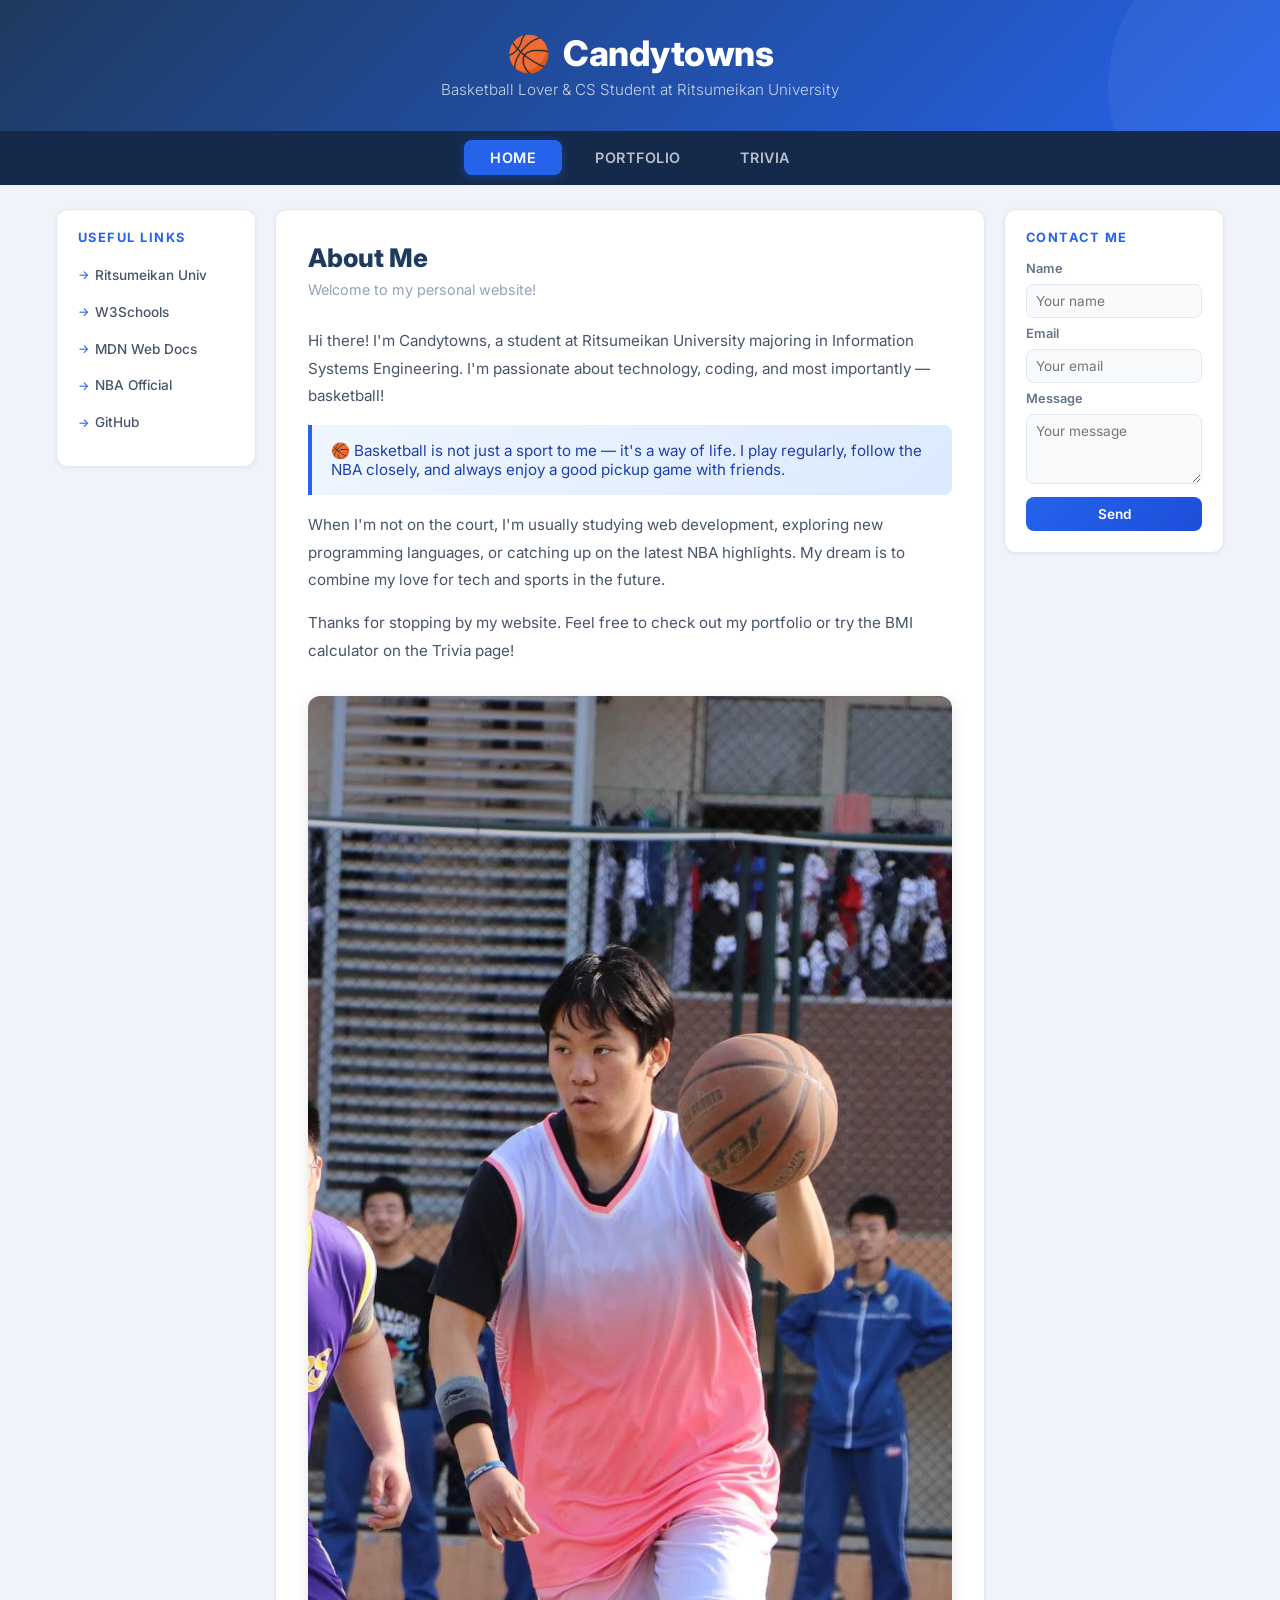
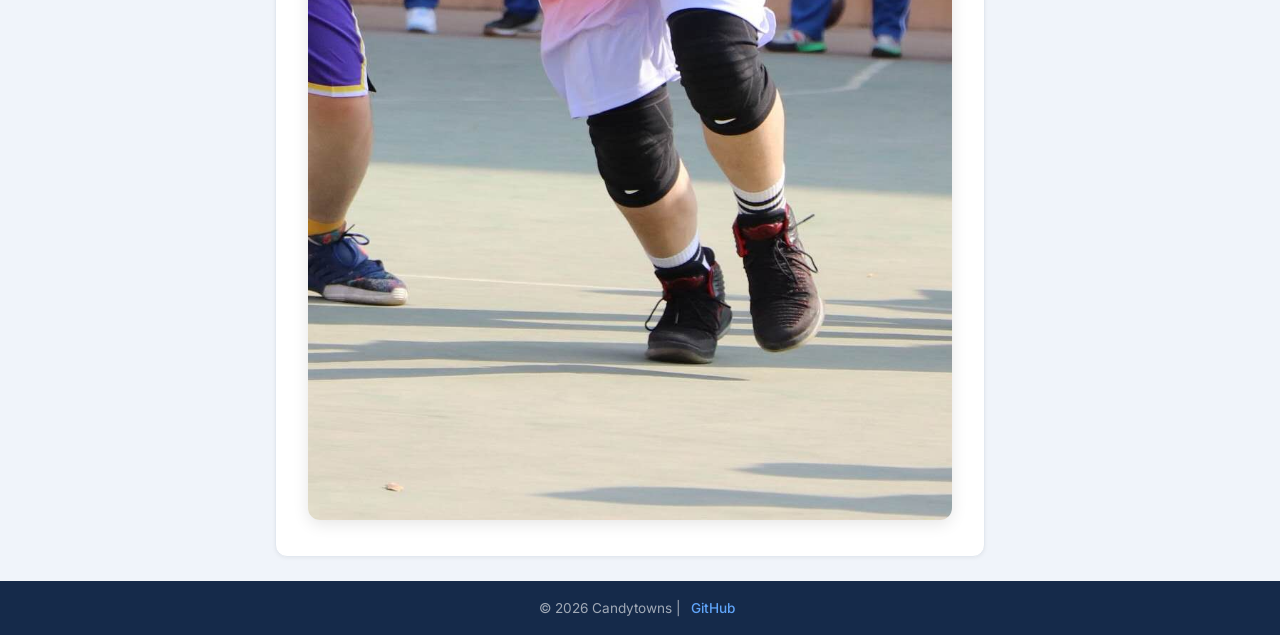
<file: index.html>
<!DOCTYPE html>
<html lang="en">
<head>
    <meta charset="UTF-8">
    <meta name="viewport" content="width=device-width, initial-scale=1.0">
    <title>Candytowns - Home</title>
    <link rel="stylesheet" href="style.css">
</head>
<body>

    <div class="header">
        <h1><span class="icon">🏀</span> Candytowns</h1>
        <p>Basketball Lover &amp; CS Student at Ritsumeikan University</p>
    </div>

    <nav class="navbar">
        <a href="index.html" class="active">HOME</a>
        <a href="portfolio.html">PORTFOLIO</a>
        <a href="trivia.html">TRIVIA</a>
    </nav>

    <div class="main-container">

        <aside class="sidebar-left">
            <div class="sidebar-card">
                <h3>Useful Links</h3>
                <ul>
                    <li><a href="https://www.ritsumei.ac.jp" target="_blank">Ritsumeikan Univ</a></li>
                    <li><a href="https://www.w3schools.com" target="_blank">W3Schools</a></li>
                    <li><a href="https://developer.mozilla.org" target="_blank">MDN Web Docs</a></li>
                    <li><a href="https://www.nba.com" target="_blank">NBA Official</a></li>
                    <li><a href="https://github.com" target="_blank">GitHub</a></li>
                </ul>
            </div>
        </aside>

        <main class="content">
            <h2>About Me</h2>
            <p class="subtitle">Welcome to my personal website!</p>

            <p>Hi there! I'm Candytowns, a student at Ritsumeikan University majoring in Information Systems Engineering. I'm passionate about technology, coding, and most importantly — basketball!</p>

            <div class="highlight-box">
                🏀 Basketball is not just a sport to me — it's a way of life. I play regularly, follow the NBA closely, and always enjoy a good pickup game with friends.
            </div>

            <p>When I'm not on the court, I'm usually studying web development, exploring new programming languages, or catching up on the latest NBA highlights. My dream is to combine my love for tech and sports in the future.</p>

            <p>Thanks for stopping by my website. Feel free to check out my portfolio or try the BMI calculator on the Trivia page!</p>

            <img src="photo.jpg" alt="Me playing basketball">
        </main>

        <aside class="sidebar-right">
            <div class="sidebar-card">
                <h3>Contact Me</h3>
                <div class="contact-form">
                    <label>Name</label>
                    <input type="text" id="contact-name" placeholder="Your name">
                    <span class="form-error" id="name-error">Please enter your name</span>

                    <label>Email</label>
                    <input type="email" id="contact-email" placeholder="Your email">
                    <span class="form-error" id="email-error">Please enter a valid email</span>

                    <label>Message</label>
                    <textarea id="contact-message" placeholder="Your message"></textarea>
                    <span class="form-error" id="message-error">Please enter a message</span>

                    <button class="btn-send" onclick="validateForm()">Send</button>
                </div>
            </div>
        </aside>

    </div>

    <footer class="footer">
        <p>&copy; 2026 Candytowns | <a href="https://github.com/Candytowns" target="_blank">GitHub</a></p>
    </footer>

    <script>
        function validateForm() {
            var valid = true;
            var name = document.getElementById('contact-name').value.trim();
            var email = document.getElementById('contact-email').value.trim();
            var message = document.getElementById('contact-message').value.trim();
            document.getElementById('name-error').style.display = name === '' ? 'block' : 'none';
            if (name === '') valid = false;
            var emailPattern = /^[^\s@]+@[^\s@]+\.[^\s@]+$/;
            document.getElementById('email-error').style.display = (!emailPattern.test(email)) ? 'block' : 'none';
            if (!emailPattern.test(email)) valid = false;
            document.getElementById('message-error').style.display = message === '' ? 'block' : 'none';
            if (message === '') valid = false;
            if (valid) {
                alert('Thank you for your message!');
                document.getElementById('contact-name').value = '';
                document.getElementById('contact-email').value = '';
                document.getElementById('contact-message').value = '';
            }
        }
    </script>
</body>
</html>
</file>
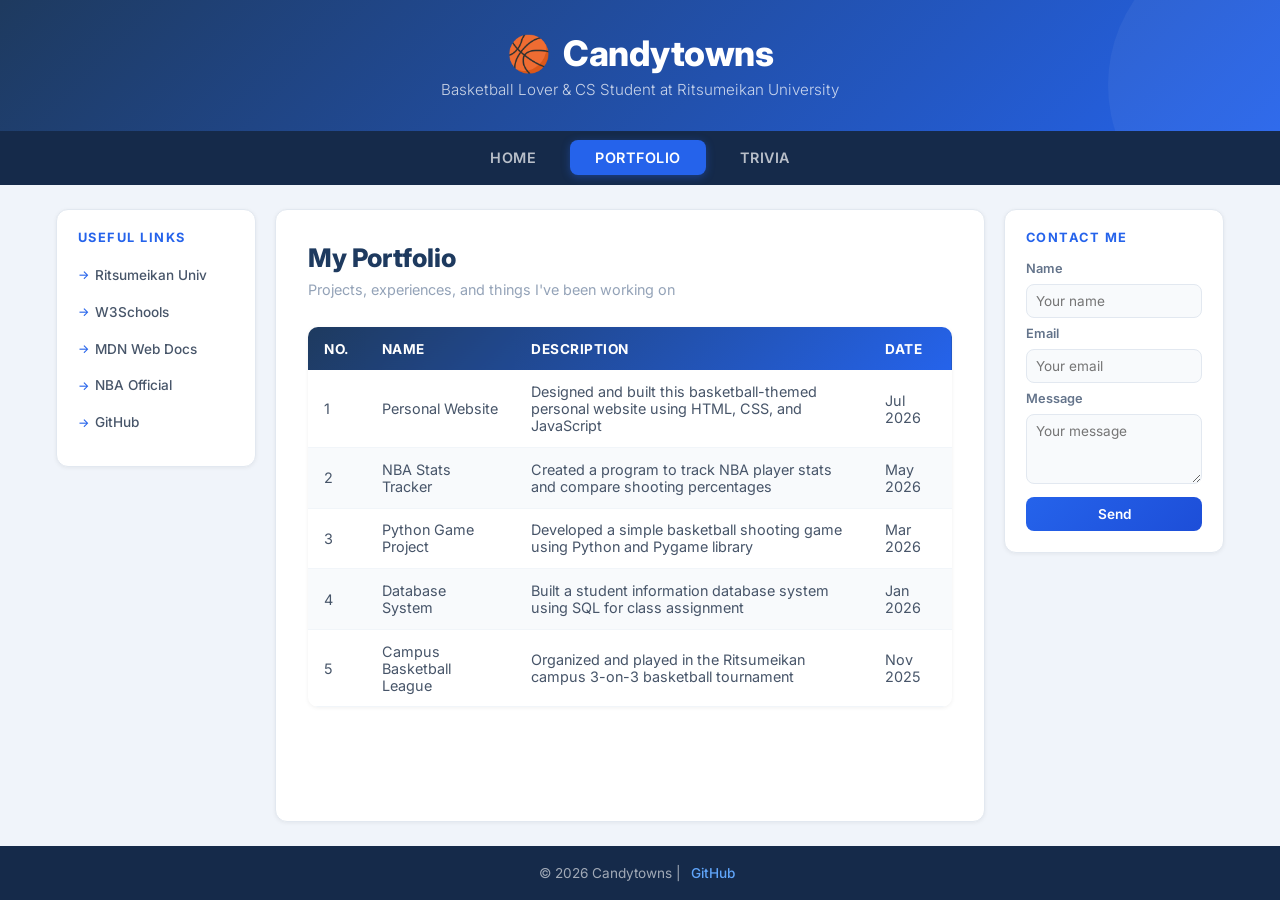
<file: portfolio.html>
<!DOCTYPE html>
<html lang="en">
<head>
    <meta charset="UTF-8">
    <meta name="viewport" content="width=device-width, initial-scale=1.0">
    <title>Candytowns - Portfolio</title>
    <link rel="stylesheet" href="style.css">
</head>
<body>

    <div class="header">
        <h1><span class="icon">🏀</span> Candytowns</h1>
        <p>Basketball Lover &amp; CS Student at Ritsumeikan University</p>
    </div>

    <nav class="navbar">
        <a href="index.html">HOME</a>
        <a href="portfolio.html" class="active">PORTFOLIO</a>
        <a href="trivia.html">TRIVIA</a>
    </nav>

    <div class="main-container">

        <aside class="sidebar-left">
            <div class="sidebar-card">
                <h3>Useful Links</h3>
                <ul>
                    <li><a href="https://www.ritsumei.ac.jp" target="_blank">Ritsumeikan Univ</a></li>
                    <li><a href="https://www.w3schools.com" target="_blank">W3Schools</a></li>
                    <li><a href="https://developer.mozilla.org" target="_blank">MDN Web Docs</a></li>
                    <li><a href="https://www.nba.com" target="_blank">NBA Official</a></li>
                    <li><a href="https://github.com" target="_blank">GitHub</a></li>
                </ul>
            </div>
        </aside>

        <main class="content">
            <h2>My Portfolio</h2>
            <p class="subtitle">Projects, experiences, and things I've been working on</p>

            <table class="portfolio-table">
                <thead>
                    <tr>
                        <th>No.</th>
                        <th>Name</th>
                        <th>Description</th>
                        <th>Date</th>
                    </tr>
                </thead>
                <tbody>
                    <tr>
                        <td>1</td>
                        <td>Personal Website</td>
                        <td>Designed and built this basketball-themed personal website using HTML, CSS, and JavaScript</td>
                        <td>Jul 2026</td>
                    </tr>
                    <tr>
                        <td>2</td>
                        <td>NBA Stats Tracker</td>
                        <td>Created a program to track NBA player stats and compare shooting percentages</td>
                        <td>May 2026</td>
                    </tr>
                    <tr>
                        <td>3</td>
                        <td>Python Game Project</td>
                        <td>Developed a simple basketball shooting game using Python and Pygame library</td>
                        <td>Mar 2026</td>
                    </tr>
                    <tr>
                        <td>4</td>
                        <td>Database System</td>
                        <td>Built a student information database system using SQL for class assignment</td>
                        <td>Jan 2026</td>
                    </tr>
                    <tr>
                        <td>5</td>
                        <td>Campus Basketball League</td>
                        <td>Organized and played in the Ritsumeikan campus 3-on-3 basketball tournament</td>
                        <td>Nov 2025</td>
                    </tr>
                </tbody>
            </table>
        </main>

        <aside class="sidebar-right">
            <div class="sidebar-card">
                <h3>Contact Me</h3>
                <div class="contact-form">
                    <label>Name</label>
                    <input type="text" id="contact-name" placeholder="Your name">
                    <span class="form-error" id="name-error">Please enter your name</span>

                    <label>Email</label>
                    <input type="email" id="contact-email" placeholder="Your email">
                    <span class="form-error" id="email-error">Please enter a valid email</span>

                    <label>Message</label>
                    <textarea id="contact-message" placeholder="Your message"></textarea>
                    <span class="form-error" id="message-error">Please enter a message</span>

                    <button class="btn-send" onclick="validateForm()">Send</button>
                </div>
            </div>
        </aside>

    </div>

    <footer class="footer">
        <p>&copy; 2026 Candytowns | <a href="https://github.com/Candytowns" target="_blank">GitHub</a></p>
    </footer>

    <script>
        function validateForm() {
            var valid = true;
            var name = document.getElementById('contact-name').value.trim();
            var email = document.getElementById('contact-email').value.trim();
            var message = document.getElementById('contact-message').value.trim();
            document.getElementById('name-error').style.display = name === '' ? 'block' : 'none';
            if (name === '') valid = false;
            var emailPattern = /^[^\s@]+@[^\s@]+\.[^\s@]+$/;
            document.getElementById('email-error').style.display = (!emailPattern.test(email)) ? 'block' : 'none';
            if (!emailPattern.test(email)) valid = false;
            document.getElementById('message-error').style.display = message === '' ? 'block' : 'none';
            if (message === '') valid = false;
            if (valid) {
                alert('Thank you for your message!');
                document.getElementById('contact-name').value = '';
                document.getElementById('contact-email').value = '';
                document.getElementById('contact-message').value = '';
            }
        }
    </script>
</body>
</html>
</file>
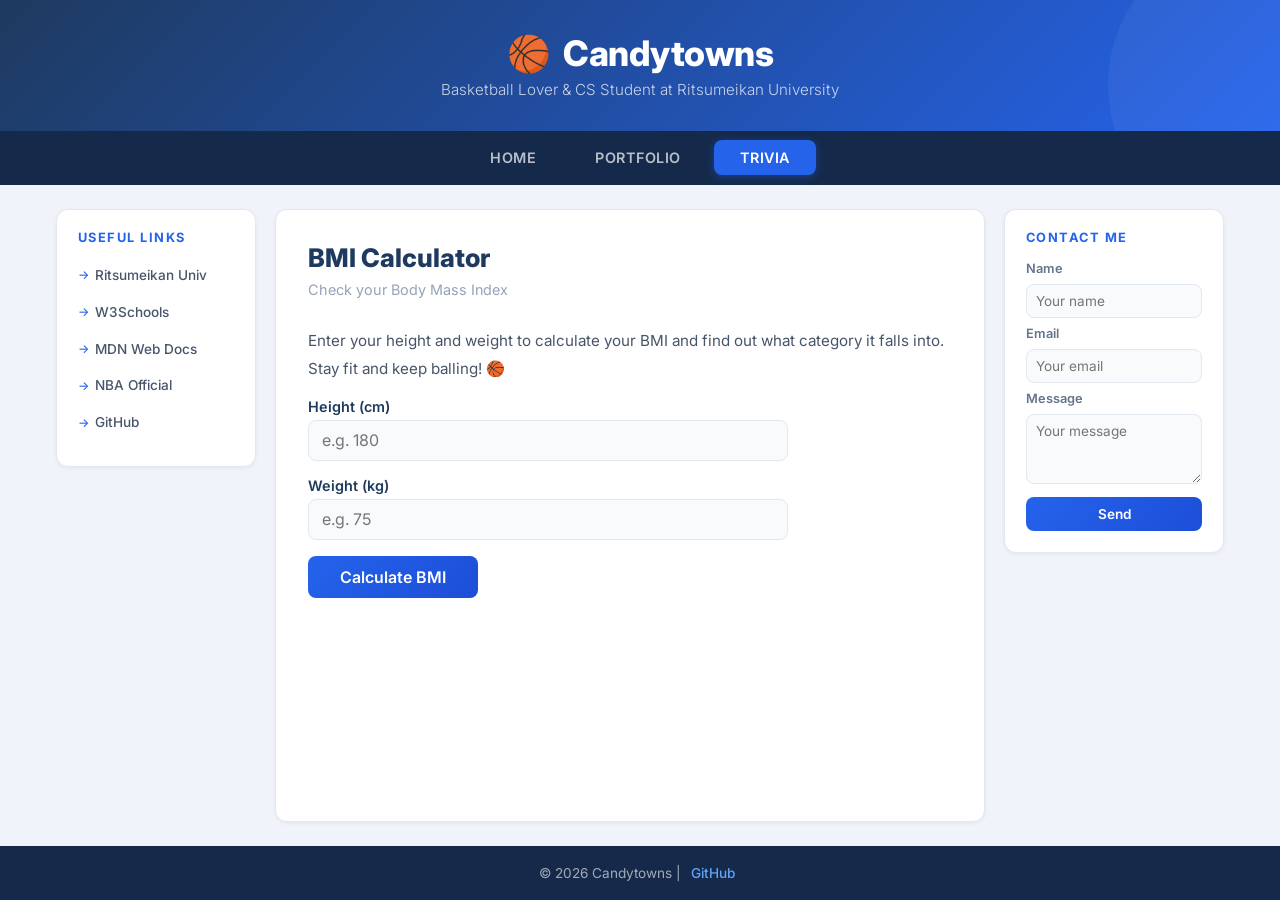
<file: trivia.html>
<!DOCTYPE html>
<html lang="en">
<head>
    <meta charset="UTF-8">
    <meta name="viewport" content="width=device-width, initial-scale=1.0">
    <title>Candytowns - Trivia</title>
    <link rel="stylesheet" href="style.css">
</head>
<body>

    <div class="header">
        <h1><span class="icon">🏀</span> Candytowns</h1>
        <p>Basketball Lover &amp; CS Student at Ritsumeikan University</p>
    </div>

    <nav class="navbar">
        <a href="index.html">HOME</a>
        <a href="portfolio.html">PORTFOLIO</a>
        <a href="trivia.html" class="active">TRIVIA</a>
    </nav>

    <div class="main-container">

        <aside class="sidebar-left">
            <div class="sidebar-card">
                <h3>Useful Links</h3>
                <ul>
                    <li><a href="https://www.ritsumei.ac.jp" target="_blank">Ritsumeikan Univ</a></li>
                    <li><a href="https://www.w3schools.com" target="_blank">W3Schools</a></li>
                    <li><a href="https://developer.mozilla.org" target="_blank">MDN Web Docs</a></li>
                    <li><a href="https://www.nba.com" target="_blank">NBA Official</a></li>
                    <li><a href="https://github.com" target="_blank">GitHub</a></li>
                </ul>
            </div>
        </aside>

        <main class="content">
            <h2>BMI Calculator</h2>
            <p class="subtitle">Check your Body Mass Index</p>

            <p>Enter your height and weight to calculate your BMI and find out what category it falls into. Stay fit and keep balling! 🏀</p>

            <div class="trivia-section">
                <label>Height (cm)</label>
                <input type="number" id="height" placeholder="e.g. 180">

                <label>Weight (kg)</label>
                <input type="number" id="weight" placeholder="e.g. 75">

                <button class="btn-calc" onclick="calculateBMI()">Calculate BMI</button>

                <div class="bmi-result" id="bmi-result">
                    <div class="bmi-number" id="bmi-number"></div>
                    <div class="bmi-category" id="bmi-category"></div>
                </div>
            </div>
        </main>

        <aside class="sidebar-right">
            <div class="sidebar-card">
                <h3>Contact Me</h3>
                <div class="contact-form">
                    <label>Name</label>
                    <input type="text" id="contact-name" placeholder="Your name">
                    <span class="form-error" id="name-error">Please enter your name</span>

                    <label>Email</label>
                    <input type="email" id="contact-email" placeholder="Your email">
                    <span class="form-error" id="email-error">Please enter a valid email</span>

                    <label>Message</label>
                    <textarea id="contact-message" placeholder="Your message"></textarea>
                    <span class="form-error" id="message-error">Please enter a message</span>

                    <button class="btn-send" onclick="validateForm()">Send</button>
                </div>
            </div>
        </aside>

    </div>

    <footer class="footer">
        <p>&copy; 2026 Candytowns | <a href="https://github.com/Candytowns" target="_blank">GitHub</a></p>
    </footer>

    <script src="script.js"></script>
</body>
</html>
</file>
<file: style.css>
@import url('https://fonts.googleapis.com/css2?family=Inter:wght@300;400;500;600;700;800&display=swap');

/* ===== Reset ===== */
* {
    margin: 0;
    padding: 0;
    box-sizing: border-box;
}

body {
    font-family: 'Inter', 'Segoe UI', sans-serif;
    background-color: #f0f4fa;
    color: #1e293b;
    min-height: 100vh;
    display: flex;
    flex-direction: column;
}

/* ===== Header ===== */
.header {
    background: linear-gradient(135deg, #1e3a5f 0%, #2563eb 100%);
    color: #fff;
    text-align: center;
    padding: 2rem 1rem;
    position: relative;
    overflow: hidden;
}

.header::before {
    content: '';
    position: absolute;
    top: -50%;
    right: -10%;
    width: 300px;
    height: 300px;
    background: rgba(255,255,255,0.05);
    border-radius: 50%;
}

.header h1 {
    font-size: 2.2rem;
    font-weight: 800;
    letter-spacing: -0.5px;
}

.header h1 .icon {
    margin-right: 0.4rem;
}

.header p {
    margin-top: 0.3rem;
    font-size: 0.95rem;
    color: rgba(255,255,255,0.75);
    font-weight: 300;
}

/* ===== Navbar ===== */
.navbar {
    background-color: #152a4a;
    display: flex;
    justify-content: center;
    gap: 0.5rem;
    padding: 0.6rem 1rem;
}

.navbar a {
    color: rgba(255,255,255,0.7);
    text-decoration: none;
    font-size: 0.9rem;
    font-weight: 600;
    padding: 0.55rem 1.6rem;
    border-radius: 8px;
    transition: all 0.3s;
    letter-spacing: 0.5px;
}

.navbar a:hover {
    background-color: #2563eb;
    color: #fff;
    transform: translateY(-1px);
}

.navbar a.active {
    background-color: #2563eb;
    color: #fff;
    box-shadow: 0 2px 8px rgba(37,99,235,0.4);
}

/* ===== Main Layout ===== */
.main-container {
    display: flex;
    flex: 1;
    max-width: 1200px;
    margin: 1.5rem auto;
    gap: 1.2rem;
    padding: 0 1rem;
    width: 100%;
}

/* ===== Sidebar Left ===== */
.sidebar-left {
    width: 200px;
    flex-shrink: 0;
}

.sidebar-card {
    background: #fff;
    border-radius: 12px;
    padding: 1.3rem;
    box-shadow: 0 1px 4px rgba(0,0,0,0.06);
    border: 1px solid #e2e8f0;
}

.sidebar-left h3 {
    font-size: 0.8rem;
    text-transform: uppercase;
    letter-spacing: 1.5px;
    color: #2563eb;
    margin-bottom: 1rem;
    font-weight: 700;
}

.sidebar-left ul {
    list-style: none;
}

.sidebar-left ul li {
    margin-bottom: 0.6rem;
}

.sidebar-left ul li a {
    color: #475569;
    text-decoration: none;
    font-size: 0.85rem;
    font-weight: 500;
    transition: all 0.2s;
    display: flex;
    align-items: center;
    gap: 0.4rem;
    padding: 0.35rem 0;
}

.sidebar-left ul li a::before {
    content: '→';
    color: #2563eb;
    font-size: 0.75rem;
}

.sidebar-left ul li a:hover {
    color: #2563eb;
}

/* ===== Content ===== */
.content {
    flex: 1;
    background: #fff;
    border-radius: 12px;
    padding: 2rem;
    box-shadow: 0 1px 4px rgba(0,0,0,0.06);
    border: 1px solid #e2e8f0;
}

.content h2 {
    font-size: 1.6rem;
    font-weight: 800;
    margin-bottom: 0.3rem;
    color: #1e3a5f;
}

.content .subtitle {
    font-size: 0.9rem;
    color: #94a3b8;
    margin-bottom: 1.5rem;
    font-weight: 400;
}

.content p {
    line-height: 1.8;
    margin-bottom: 1rem;
    color: #475569;
    font-size: 0.95rem;
}

.content img {
    max-width: 100%;
    border-radius: 12px;
    margin-top: 1rem;
    box-shadow: 0 4px 16px rgba(0,0,0,0.1);
}

.highlight-box {
    background: linear-gradient(135deg, #eff6ff, #dbeafe);
    border-left: 4px solid #2563eb;
    padding: 1rem 1.2rem;
    border-radius: 0 8px 8px 0;
    margin: 1rem 0;
    font-size: 0.95rem;
    color: #1e40af;
}

/* ===== Sidebar Right ===== */
.sidebar-right {
    width: 220px;
    flex-shrink: 0;
}

.sidebar-right .sidebar-card {
    background: #fff;
    border-radius: 12px;
    padding: 1.3rem;
    box-shadow: 0 1px 4px rgba(0,0,0,0.06);
    border: 1px solid #e2e8f0;
}

.sidebar-right h3 {
    font-size: 0.8rem;
    text-transform: uppercase;
    letter-spacing: 1.5px;
    color: #2563eb;
    margin-bottom: 1rem;
    font-weight: 700;
}

.sidebar-right .contact-form {
    display: flex;
    flex-direction: column;
    gap: 0.5rem;
}

.sidebar-right label {
    font-size: 0.8rem;
    color: #64748b;
    font-weight: 600;
}

.sidebar-right input,
.sidebar-right textarea {
    padding: 0.5rem 0.6rem;
    border: 1.5px solid #e2e8f0;
    border-radius: 8px;
    font-size: 0.85rem;
    font-family: inherit;
    transition: border-color 0.2s;
    background: #f8fafc;
}

.sidebar-right input:focus,
.sidebar-right textarea:focus {
    outline: none;
    border-color: #2563eb;
    background: #fff;
}

.sidebar-right textarea {
    height: 70px;
    resize: vertical;
}

.sidebar-right .btn-send {
    padding: 0.55rem;
    background: linear-gradient(135deg, #2563eb, #1d4ed8);
    color: #fff;
    border: none;
    border-radius: 8px;
    cursor: pointer;
    font-size: 0.85rem;
    font-weight: 600;
    font-family: inherit;
    transition: all 0.3s;
    margin-top: 0.3rem;
}

.sidebar-right .btn-send:hover {
    transform: translateY(-1px);
    box-shadow: 0 4px 12px rgba(37,99,235,0.3);
}

.form-error {
    color: #ef4444;
    font-size: 0.75rem;
    display: none;
    margin-top: -0.3rem;
}

/* ===== Portfolio Table ===== */
.portfolio-table {
    width: 100%;
    border-collapse: separate;
    border-spacing: 0;
    margin-top: 1rem;
    border-radius: 10px;
    overflow: hidden;
    box-shadow: 0 1px 4px rgba(0,0,0,0.06);
}

.portfolio-table thead {
    background: linear-gradient(135deg, #1e3a5f, #2563eb);
    color: #fff;
}

.portfolio-table th {
    padding: 0.85rem 1rem;
    text-align: left;
    font-size: 0.85rem;
    font-weight: 700;
    letter-spacing: 0.5px;
    text-transform: uppercase;
}

.portfolio-table td {
    padding: 0.8rem 1rem;
    text-align: left;
    border-bottom: 1px solid #f1f5f9;
    font-size: 0.9rem;
    color: #475569;
}

.portfolio-table tbody tr {
    transition: background-color 0.2s;
}

.portfolio-table tbody tr:nth-child(even) {
    background-color: #f8fafc;
}

.portfolio-table tbody tr:hover {
    background-color: #eff6ff;
}

/* ===== Trivia / BMI ===== */
.trivia-section {
    max-width: 480px;
}

.trivia-section label {
    display: block;
    margin-bottom: 0.3rem;
    font-weight: 600;
    color: #1e3a5f;
    font-size: 0.9rem;
}

.trivia-section input {
    width: 100%;
    padding: 0.6rem 0.8rem;
    margin-bottom: 1rem;
    border: 1.5px solid #e2e8f0;
    border-radius: 8px;
    font-size: 1rem;
    font-family: inherit;
    background: #f8fafc;
    transition: border-color 0.2s;
}

.trivia-section input:focus {
    outline: none;
    border-color: #2563eb;
    background: #fff;
}

.trivia-section .btn-calc {
    padding: 0.7rem 2rem;
    background: linear-gradient(135deg, #2563eb, #1d4ed8);
    color: #fff;
    border: none;
    border-radius: 8px;
    cursor: pointer;
    font-size: 1rem;
    font-weight: 600;
    font-family: inherit;
    transition: all 0.3s;
}

.trivia-section .btn-calc:hover {
    transform: translateY(-2px);
    box-shadow: 0 6px 16px rgba(37,99,235,0.3);
}

.bmi-result {
    margin-top: 1.5rem;
    padding: 1.5rem;
    background: linear-gradient(135deg, #eff6ff, #dbeafe);
    border-radius: 12px;
    display: none;
    border: 1px solid #bfdbfe;
}

.bmi-result .bmi-number {
    font-size: 2.2rem;
    font-weight: 800;
    color: #1e3a5f;
}

.bmi-result .bmi-category {
    font-size: 1.1rem;
    margin-top: 0.3rem;
    font-weight: 600;
}

/* ===== Footer ===== */
.footer {
    background: #152a4a;
    color: rgba(255,255,255,0.6);
    text-align: center;
    padding: 1.2rem;
    font-size: 0.85rem;
    margin-top: auto;
}

.footer a {
    color: #60a5fa;
    text-decoration: none;
    font-weight: 500;
    margin: 0 0.4rem;
}

.footer a:hover {
    color: #93c5fd;
    text-decoration: underline;
}

/* ===== Responsive ===== */
@media (max-width: 900px) {
    .main-container {
        flex-direction: column;
    }

    .sidebar-left,
    .sidebar-right {
        width: 100%;
    }

    .navbar {
        flex-wrap: wrap;
        gap: 0.3rem;
    }

    .header h1 {
        font-size: 1.6rem;
    }
}
</file>
